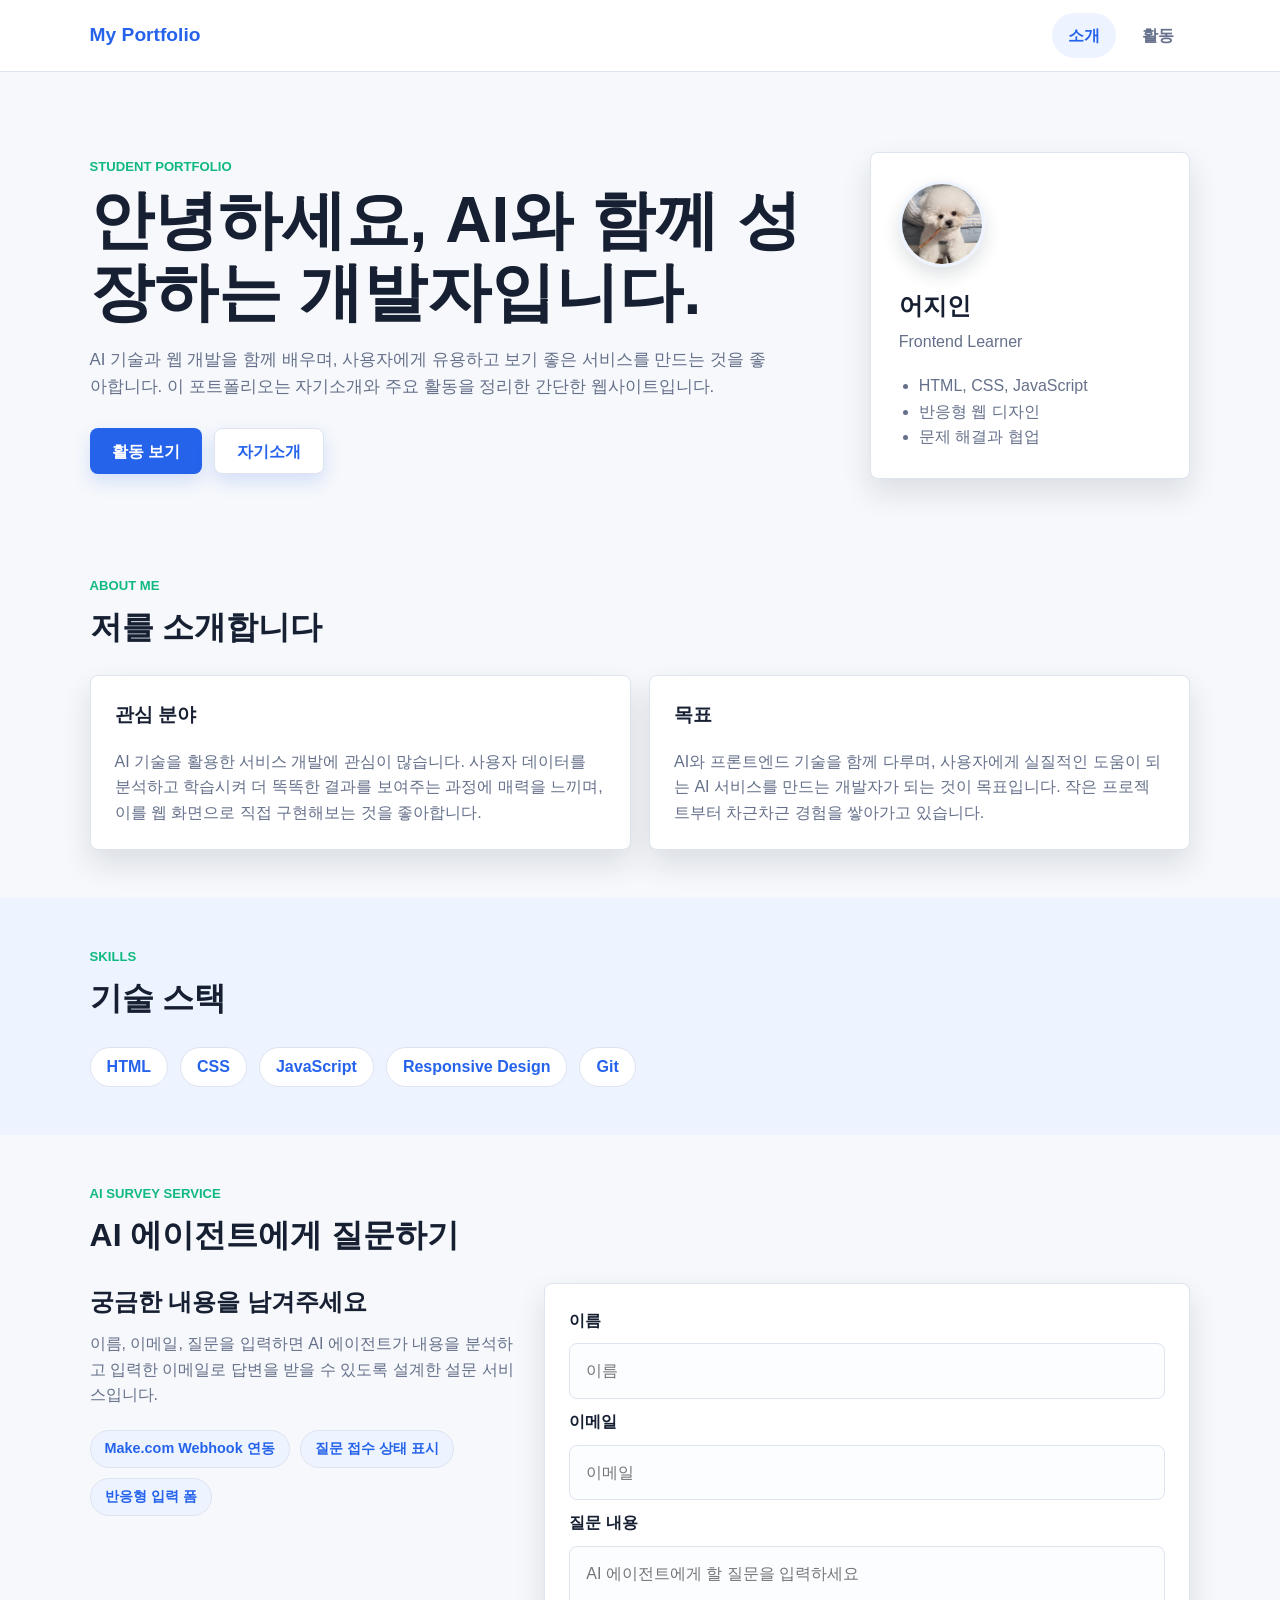
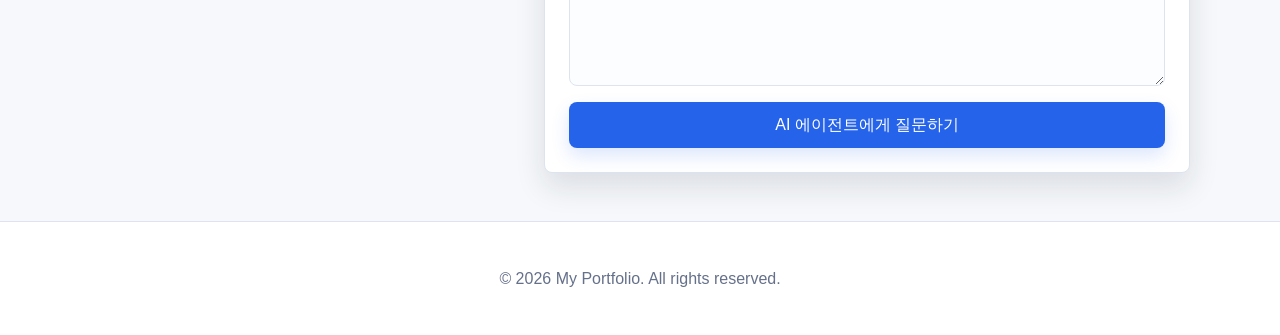
<file: portfolio/index.html>
<!DOCTYPE html>
<html lang="ko">
<head>
  <meta charset="UTF-8">
  <meta name="viewport" content="width=device-width, initial-scale=1.0">
  <title>Portfolio | Self Introduction</title>
  <link rel="stylesheet" href="style.css">
</head>
<body>
  <header class="top-bar">
    <a class="brand" href="index.html">My Portfolio</a>
    <button class="menu-button" type="button" aria-label="메뉴 열기" aria-expanded="false">
      <span></span>
      <span></span>
      <span></span>
    </button>
    <nav class="nav-links" aria-label="주요 메뉴">
      <a class="active" href="index.html">소개</a>
      <a href="activities.html">활동</a>
    </nav>
  </header>

  <main>
    <section class="hero">
      <div class="hero-content">
        <p class="eyebrow">Student Portfolio</p>
        <h1>안녕하세요, AI와 함께 성장하는 개발자입니다.</h1>
        <p class="hero-text">
          AI 기술과 웹 개발을 함께 배우며, 사용자에게 유용하고 보기 좋은 서비스를 만드는 것을 좋아합니다.
          이 포트폴리오는 자기소개와 주요 활동을 정리한 간단한 웹사이트입니다.
        </p>
        <div class="hero-actions">
          <a class="button primary" href="activities.html">활동 보기</a>
          <a class="button secondary" href="#about">자기소개</a>
        </div>
      </div>
      <div class="profile-card" aria-label="프로필 요약">
        <img class="avatar" src="assets/profile.jpg" alt="프로필 사진">
        <h2>어지인</h2>
        <p>Frontend Learner</p>
        <ul>
          <li>HTML, CSS, JavaScript</li>
          <li>반응형 웹 디자인</li>
          <li>문제 해결과 협업</li>
        </ul>
      </div>
    </section>

    <section id="about" class="section">
      <div class="section-heading">
        <p class="eyebrow">About Me</p>
        <h2>저를 소개합니다</h2>
      </div>
      <div class="grid two-columns">
        <article class="card">
          <h3>관심 분야</h3>
          <p>
            AI 기술을 활용한 서비스 개발에 관심이 많습니다. 
            사용자 데이터를 분석하고 학습시켜 더 똑똑한 결과를 보여주는 과정에 매력을 느끼며, 
            이를 웹 화면으로 직접 구현해보는 것을 좋아합니다.
          </p>
        </article>
        <article class="card">
          <h3>목표</h3>
          <p>
            AI와 프론트엔드 기술을 함께 다루며, 
            사용자에게 실질적인 도움이 되는 AI 서비스를 만드는 개발자가 되는 것이 목표입니다. 
            작은 프로젝트부터 차근차근 경험을 쌓아가고 있습니다.
          </p>
        </article>
      </div>
    </section>

    <section class="section soft-section">
      <div class="section-heading">
        <p class="eyebrow">Skills</p>
        <h2>기술 스택</h2>
      </div>
      <div class="skill-list">
        <span>HTML</span>
        <span>CSS</span>
        <span>JavaScript</span>
        <span>Responsive Design</span>
        <span>Git</span>
      </div>
    </section>

    <section id="ai-service" class="section">
      <div class="section-heading">
        <p class="eyebrow">AI Survey Service</p>
        <h2>AI 에이전트에게 질문하기</h2>
      </div>
      <div class="contact-layout">
        <div class="contact-copy">
          <h3>궁금한 내용을 남겨주세요</h3>
          <p>
            이름, 이메일, 질문을 입력하면 AI 에이전트가 내용을 분석하고
            입력한 이메일로 답변을 받을 수 있도록 설계한 설문 서비스입니다.
          </p>
          <div class="service-points">
            <span>Make.com Webhook 연동</span>
            <span>질문 접수 상태 표시</span>
            <span>반응형 입력 폼</span>
          </div>
        </div>

        <form id="contactForm" class="contact-form">
          <label for="visitorName">이름</label>
          <input type="text" id="visitorName" placeholder="이름" required>

          <label for="visitorEmail">이메일</label>
          <input type="email" id="visitorEmail" placeholder="이메일" required>

          <label for="visitorMessage">질문 내용</label>
          <textarea id="visitorMessage" placeholder="AI 에이전트에게 할 질문을 입력하세요" required></textarea>

          <button class="button primary form-button" type="submit">AI 에이전트에게 질문하기</button>
          <div id="responseMessage" class="response-message" role="status" aria-live="polite"></div>
        </form>
      </div>
    </section>
  </main>

  <footer class="footer">
    <p>&copy; 2026 My Portfolio. All rights reserved.</p>
  </footer>

  <script src="script.js"></script>
</body>
</html>
</file>
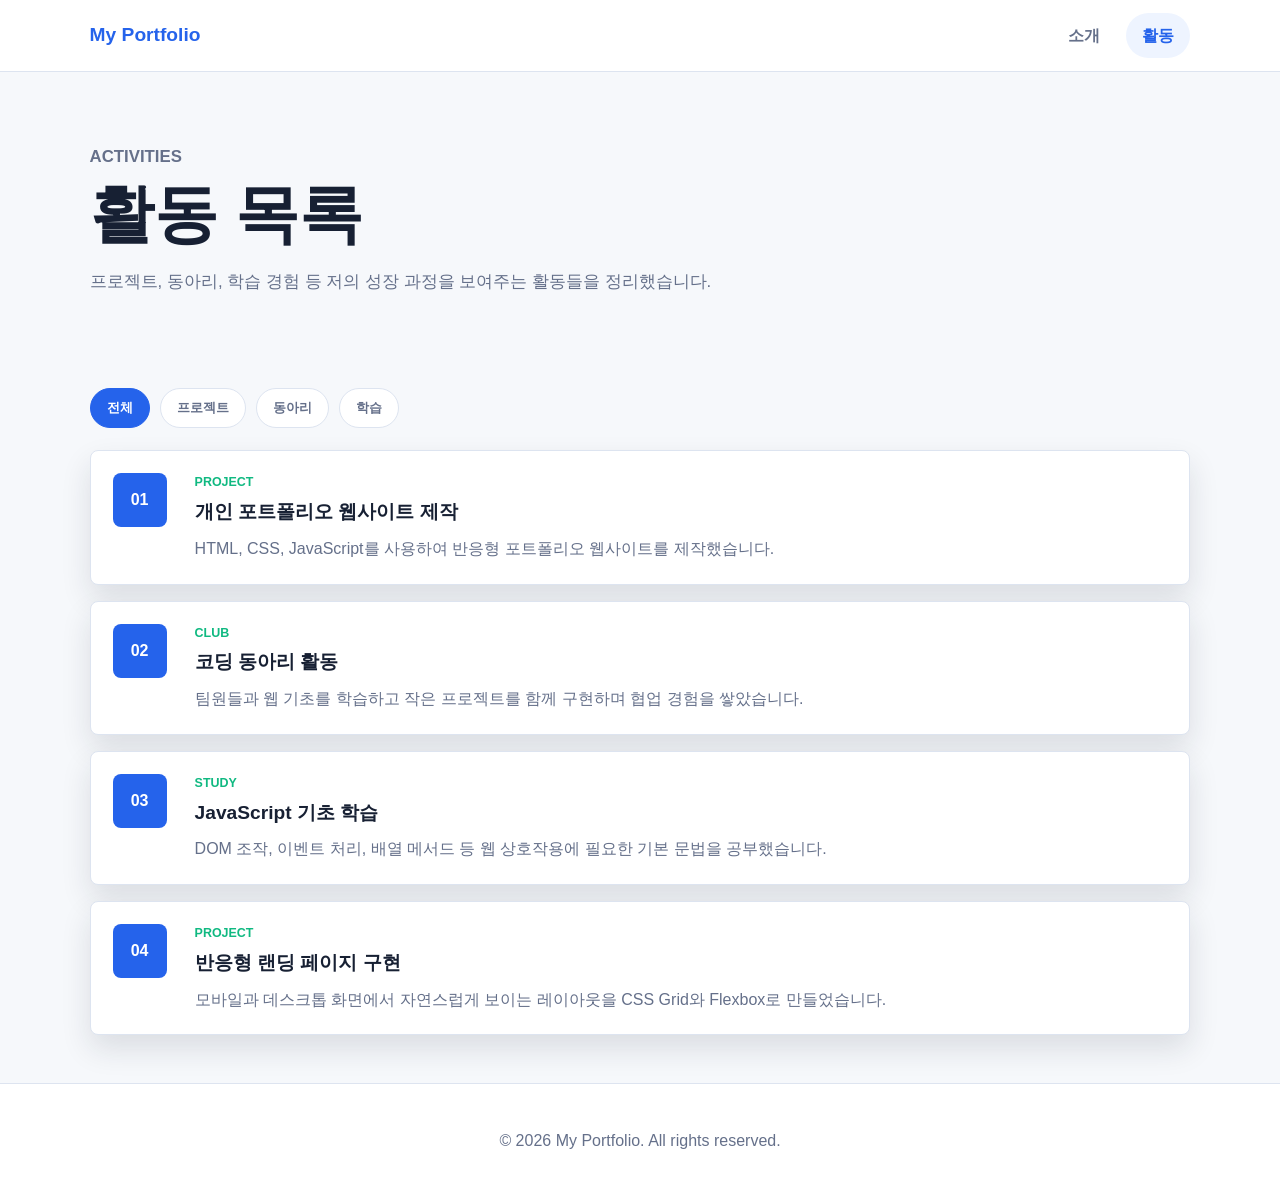
<file: portfolio/activities.html>
<!DOCTYPE html>
<html lang="ko">
<head>
  <meta charset="UTF-8">
  <meta name="viewport" content="width=device-width, initial-scale=1.0">
  <title>Portfolio | Activities</title>
  <link rel="stylesheet" href="style.css">
</head>
<body>
  <header class="top-bar">
    <a class="brand" href="index.html">My Portfolio</a>
    <button class="menu-button" type="button" aria-label="메뉴 열기" aria-expanded="false">
      <span></span>
      <span></span>
      <span></span>
    </button>
    <nav class="nav-links" aria-label="주요 메뉴">
      <a href="index.html">소개</a>
      <a class="active" href="activities.html">활동</a>
    </nav>
  </header>

  <main>
    <section class="page-title">
      <p class="eyebrow">Activities</p>
      <h1>활동 목록</h1>
      <p>
        프로젝트, 동아리, 학습 경험 등 저의 성장 과정을 보여주는 활동들을 정리했습니다.
      </p>
    </section>

    <section class="section">
      <div class="activity-controls" aria-label="활동 필터">
        <button class="chip active" type="button" data-filter="all">전체</button>
        <button class="chip" type="button" data-filter="project">프로젝트</button>
        <button class="chip" type="button" data-filter="club">동아리</button>
        <button class="chip" type="button" data-filter="study">학습</button>
      </div>

      <div class="activity-list">
        <article class="activity-card" data-category="project">
          <div class="activity-icon">01</div>
          <div>
            <p class="activity-type">Project</p>
            <h2>개인 포트폴리오 웹사이트 제작</h2>
            <p>
              HTML, CSS, JavaScript를 사용하여 반응형 포트폴리오 웹사이트를 제작했습니다.
            </p>
          </div>
        </article>

        <article class="activity-card" data-category="club">
          <div class="activity-icon">02</div>
          <div>
            <p class="activity-type">Club</p>
            <h2>코딩 동아리 활동</h2>
            <p>
              팀원들과 웹 기초를 학습하고 작은 프로젝트를 함께 구현하며 협업 경험을 쌓았습니다.
            </p>
          </div>
        </article>

        <article class="activity-card" data-category="study">
          <div class="activity-icon">03</div>
          <div>
            <p class="activity-type">Study</p>
            <h2>JavaScript 기초 학습</h2>
            <p>
              DOM 조작, 이벤트 처리, 배열 메서드 등 웹 상호작용에 필요한 기본 문법을 공부했습니다.
            </p>
          </div>
        </article>

        <article class="activity-card" data-category="project">
          <div class="activity-icon">04</div>
          <div>
            <p class="activity-type">Project</p>
            <h2>반응형 랜딩 페이지 구현</h2>
            <p>
              모바일과 데스크톱 화면에서 자연스럽게 보이는 레이아웃을 CSS Grid와 Flexbox로 만들었습니다.
            </p>
          </div>
        </article>
      </div>
    </section>
  </main>

  <footer class="footer">
    <p>&copy; 2026 My Portfolio. All rights reserved.</p>
  </footer>

  <script src="script.js"></script>
</body>
</html>
</file>
<file: portfolio/style.css>
:root {
  --bg: #f6f8fb;
  --surface: #ffffff;
  --surface-soft: #eef4ff;
  --primary: #2563eb;
  --primary-dark: #1d4ed8;
  --accent: #10b981;
  --text: #172033;
  --muted: #65708a;
  --border: #dde4f0;
  --shadow: 0 14px 30px rgba(23, 32, 51, 0.12);
}

* {
  box-sizing: border-box;
}

html {
  scroll-behavior: smooth;
}

body {
  margin: 0;
  font-family: Arial, "Noto Sans KR", sans-serif;
  color: var(--text);
  background: var(--bg);
  line-height: 1.6;
}

a {
  color: inherit;
  text-decoration: none;
}

.top-bar {
  position: sticky;
  top: 0;
  z-index: 10;
  display: flex;
  align-items: center;
  justify-content: space-between;
  min-height: 72px;
  padding: 0 7%;
  background: rgba(255, 255, 255, 0.92);
  border-bottom: 1px solid var(--border);
  backdrop-filter: blur(12px);
}

.brand {
  font-size: 1.2rem;
  font-weight: 800;
  color: var(--primary);
}

.nav-links {
  display: flex;
  gap: 10px;
}

.nav-links a {
  padding: 10px 16px;
  border-radius: 999px;
  color: var(--muted);
  font-weight: 700;
  transition: 0.2s ease;
}

.nav-links a:hover,
.nav-links a.active {
  color: var(--primary);
  background: var(--surface-soft);
}

.menu-button {
  display: none;
  width: 44px;
  height: 44px;
  border: 0;
  border-radius: 50%;
  background: var(--surface-soft);
  cursor: pointer;
}

.menu-button span {
  display: block;
  width: 20px;
  height: 2px;
  margin: 4px auto;
  background: var(--primary);
}

.hero {
  display: grid;
  grid-template-columns: minmax(0, 1.4fr) minmax(280px, 0.6fr);
  gap: 32px;
  align-items: center;
  padding: 80px 7% 48px;
}

.hero-content h1,
.page-title h1 {
  margin: 8px 0 18px;
  font-size: clamp(2.2rem, 5vw, 4.6rem);
  line-height: 1.12;
}

.hero-text,
.page-title p {
  max-width: 680px;
  color: var(--muted);
  font-size: 1.05rem;
}

.eyebrow {
  margin: 0;
  color: var(--accent);
  font-size: 0.82rem;
  font-weight: 800;
  letter-spacing: 0;
  text-transform: uppercase;
}

.hero-actions {
  display: flex;
  flex-wrap: wrap;
  gap: 12px;
  margin-top: 28px;
}

.button {
  display: inline-flex;
  align-items: center;
  justify-content: center;
  min-height: 46px;
  padding: 0 22px;
  border-radius: 8px;
  font-weight: 800;
  box-shadow: 0 8px 18px rgba(37, 99, 235, 0.16);
}

.button.primary {
  color: white;
  background: var(--primary);
}

.button.primary:hover {
  background: var(--primary-dark);
}

.button.secondary {
  color: var(--primary);
  background: var(--surface);
  border: 1px solid var(--border);
}

.profile-card,
.card,
.activity-card,
.contact-form {
  background: var(--surface);
  border: 1px solid var(--border);
  border-radius: 8px;
  box-shadow: var(--shadow);
}

.profile-card {
  padding: 28px;
}

.avatar {
  width: 86px;
  height: 86px;
  border-radius: 50%;
  display: block;
  object-fit: cover;
  object-position: center;
  border: 3px solid var(--surface-soft);
  box-shadow: 0 8px 18px rgba(23, 32, 51, 0.14);
}

.profile-card h2 {
  margin: 20px 0 4px;
}

.profile-card p {
  margin: 0 0 18px;
  color: var(--muted);
}

.profile-card ul {
  margin: 0;
  padding-left: 20px;
  color: var(--muted);
}

.section {
  padding: 48px 7%;
}

.soft-section {
  background: var(--surface-soft);
}

.section-heading {
  margin-bottom: 22px;
}

.section-heading h2 {
  margin: 6px 0 0;
  font-size: 2rem;
}

.grid {
  display: grid;
  gap: 18px;
}

.two-columns {
  grid-template-columns: repeat(2, minmax(0, 1fr));
}

.card {
  padding: 24px;
}

.card h3 {
  margin-top: 0;
}

.card p {
  margin-bottom: 0;
  color: var(--muted);
}

.skill-list {
  display: flex;
  flex-wrap: wrap;
  gap: 12px;
}

.skill-list span,
.chip {
  display: inline-flex;
  align-items: center;
  min-height: 40px;
  padding: 0 16px;
  border-radius: 999px;
  font-weight: 800;
}

.skill-list span {
  color: var(--primary);
  background: white;
  border: 1px solid var(--border);
}

.contact-layout {
  display: grid;
  grid-template-columns: minmax(0, 0.8fr) minmax(320px, 1.2fr);
  gap: 24px;
  align-items: start;
}

.contact-copy h3 {
  margin: 0 0 10px;
  font-size: 1.5rem;
}

.contact-copy p {
  margin: 0;
  color: var(--muted);
}

.service-points {
  display: flex;
  flex-wrap: wrap;
  gap: 10px;
  margin-top: 22px;
}

.service-points span {
  display: inline-flex;
  align-items: center;
  min-height: 38px;
  padding: 0 14px;
  border: 1px solid var(--border);
  border-radius: 999px;
  color: var(--primary);
  background: var(--surface-soft);
  font-size: 0.9rem;
  font-weight: 800;
}

.contact-form {
  display: grid;
  gap: 10px;
  padding: 24px;
}

.contact-form label {
  font-weight: 800;
}

.contact-form input,
.contact-form textarea {
  width: 100%;
  border: 1px solid var(--border);
  border-radius: 8px;
  padding: 14px 16px;
  color: var(--text);
  background: #fbfdff;
  font: inherit;
  outline: none;
  transition: border-color 0.2s ease, box-shadow 0.2s ease;
}

.contact-form input:focus,
.contact-form textarea:focus {
  border-color: var(--primary);
  box-shadow: 0 0 0 4px rgba(37, 99, 235, 0.12);
}

.contact-form textarea {
  min-height: 140px;
  resize: vertical;
}

.form-button {
  width: 100%;
  margin-top: 6px;
  border: 0;
  cursor: pointer;
  font: inherit;
}

.response-message {
  display: none;
  margin-top: 6px;
  padding: 12px 14px;
  border-radius: 8px;
  font-weight: 800;
}

.response-message.info {
  display: block;
  color: #1d4ed8;
  background: #dbeafe;
}

.response-message.success {
  display: block;
  color: #047857;
  background: #d1fae5;
}

.response-message.error {
  display: block;
  color: #b91c1c;
  background: #fee2e2;
}

.page-title {
  padding: 72px 7% 28px;
}

.activity-controls {
  display: flex;
  flex-wrap: wrap;
  gap: 10px;
  margin-bottom: 22px;
}

.chip {
  border: 1px solid var(--border);
  color: var(--muted);
  background: var(--surface);
  cursor: pointer;
}

.chip.active,
.chip:hover {
  color: white;
  border-color: var(--primary);
  background: var(--primary);
}

.activity-list {
  display: grid;
  gap: 16px;
}

.activity-card {
  display: grid;
  grid-template-columns: 64px 1fr;
  gap: 18px;
  align-items: start;
  padding: 22px;
  transition: transform 0.2s ease, box-shadow 0.2s ease;
}

.activity-card:hover {
  transform: translateY(-3px);
  box-shadow: 0 18px 36px rgba(23, 32, 51, 0.16);
}

.activity-card.hidden {
  display: none;
}

.activity-icon {
  display: grid;
  width: 54px;
  height: 54px;
  place-items: center;
  border-radius: 8px;
  color: white;
  background: var(--primary);
  font-weight: 900;
}

.activity-type {
  margin: 0 0 4px;
  color: var(--accent);
  font-size: 0.78rem;
  font-weight: 900;
  text-transform: uppercase;
}

.activity-card h2 {
  margin: 0 0 8px;
  font-size: 1.2rem;
}

.activity-card p:last-child {
  margin: 0;
  color: var(--muted);
}

.footer {
  padding: 28px 7%;
  color: var(--muted);
  text-align: center;
  border-top: 1px solid var(--border);
  background: var(--surface);
}

@media (max-width: 760px) {
  .top-bar {
    padding: 0 5%;
  }

  .menu-button {
    display: block;
  }

  .nav-links {
    position: absolute;
    top: 72px;
    left: 5%;
    right: 5%;
    display: none;
    flex-direction: column;
    padding: 12px;
    background: var(--surface);
    border: 1px solid var(--border);
    border-radius: 8px;
    box-shadow: var(--shadow);
  }

  .nav-links.open {
    display: flex;
  }

  .nav-links a {
    border-radius: 8px;
  }

  .hero {
    grid-template-columns: 1fr;
    padding: 54px 5% 36px;
  }

  .section,
  .page-title {
    padding-left: 5%;
    padding-right: 5%;
  }

  .two-columns {
    grid-template-columns: 1fr;
  }

  .contact-layout {
    grid-template-columns: 1fr;
  }

  .activity-card {
    grid-template-columns: 1fr;
  }
}
</file>
